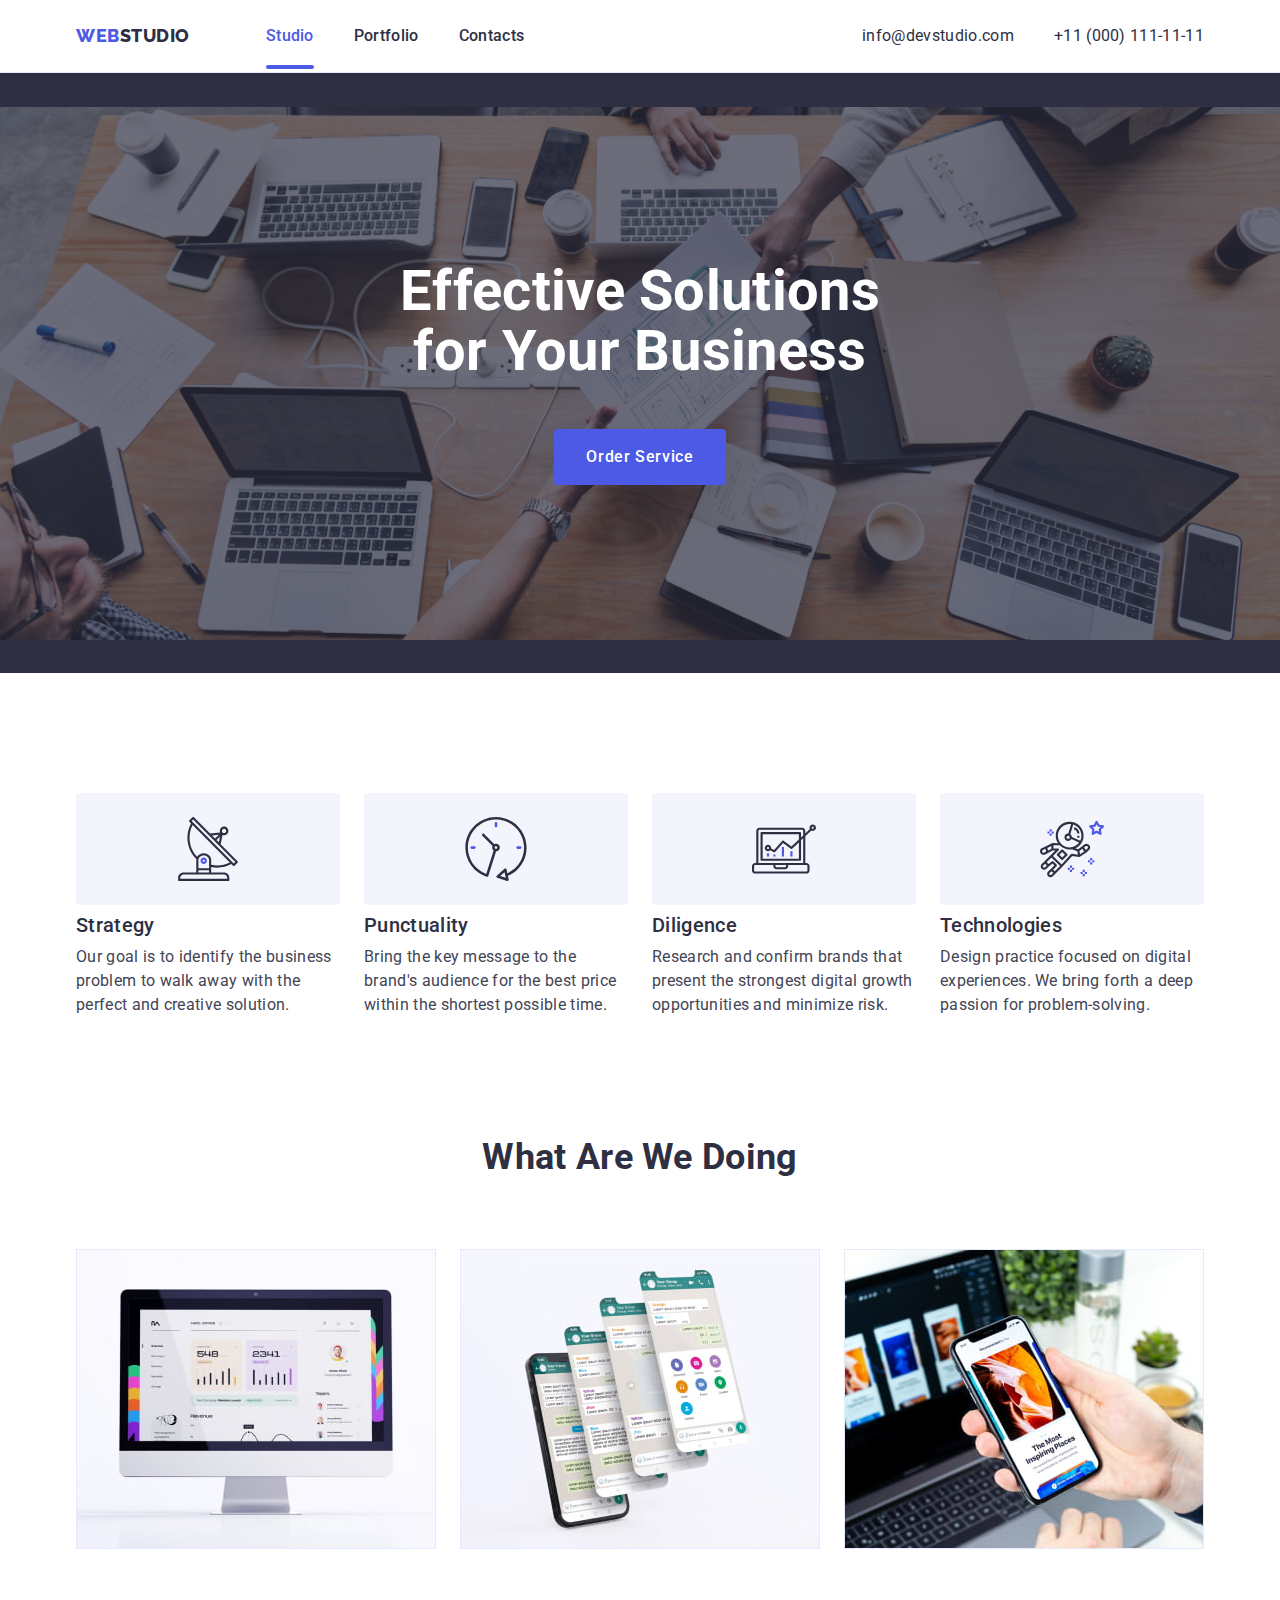
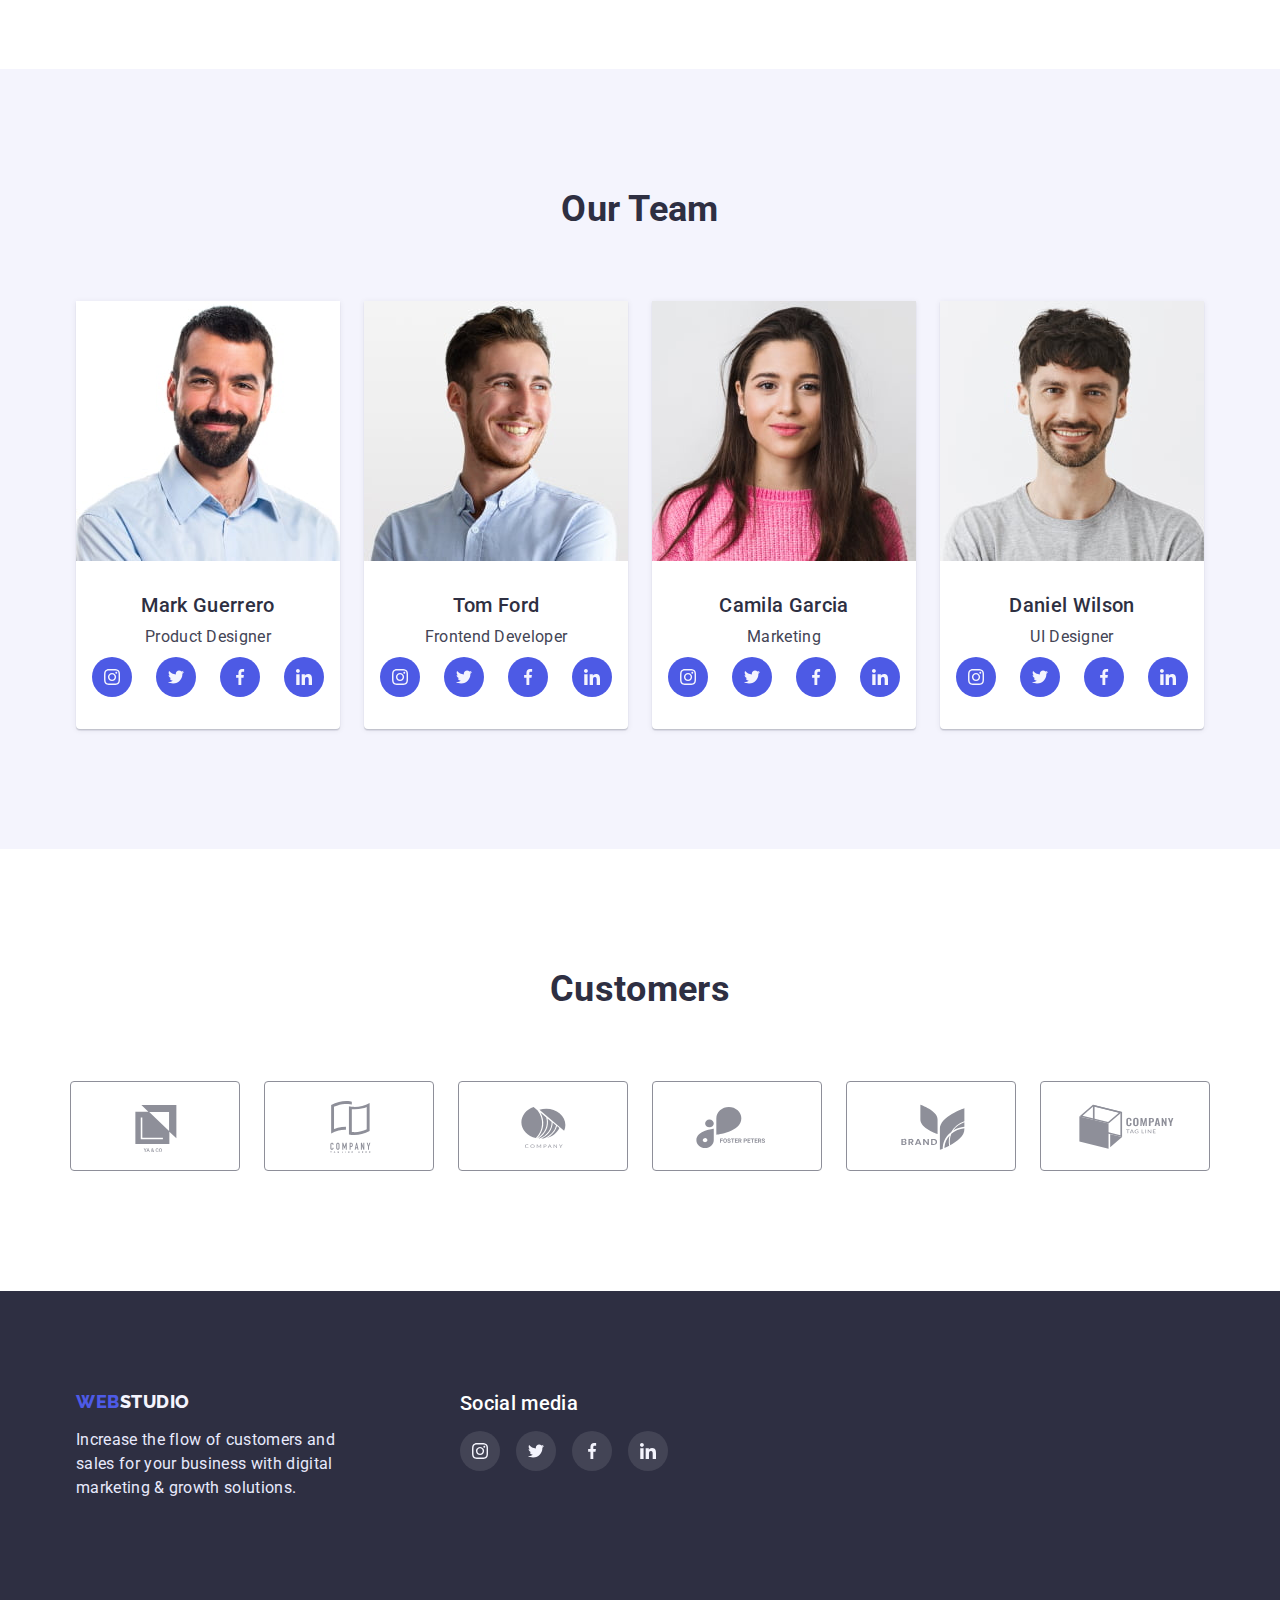
<file: index.html>
<!DOCTYPE html>
<html lang="en">
  <head>
    <meta charset="UTF-8" />
    <meta http-equiv="X-UA-Compatible" content="IE=edge" />
    <meta name="viewport" content="width=device-width, initial-scale=1.0" />
    <link rel="preconnect" href="https://fonts.googleapis.com" />
    <link rel="preconnect" href="https://fonts.gstatic.com" crossorigin />
    <link
      href="https://fonts.googleapis.com/css2?family=Raleway:wght@800&family=Roboto:wght@400;500;700;900&display=swap"
      rel="stylesheet"
    />
    <link
      href="
https://cdn.jsdelivr.net/npm/modern-normalize@1.1.0/modern-normalize.min.css
"
      rel="stylesheet"
    />
    <link rel="stylesheet" href="./css/style.css" />
    <title>Web Studio</title>
  </head>
  <body>
    <header class="header">
      <div class="container nav-container">
        <!--Navigation-->
        <nav class="nav">
          <a class="nav-logo link" href="./index.html"
            ><span class="span-logo">Web</span>Studio</a
          >
          <ul class="nav-list list">
            <li class="nav-item">
              <a class="nav-link link is-active" href="index.html">Studio</a>
            </li>
            <li class="nav-item">
              <a class="nav-link link" href="portfolio.html">Portfolio</a>
            </li>
            <li class="nav-item">
              <a class="nav-link link" href="#">Contacts</a>
            </li>
          </ul>
        </nav>
        <address class="address">
          <ul class="address-list list">
            <li class="address-item">
              <a class="address-link link" href="mailto:info@devstudio.com"
                >info@devstudio.com</a
              >
            </li>
            <li class="address-item">
              <a class="address-link link" href="tel:+11(000)111-11-11"
                >+11 (000) 111-11-11</a
              >
            </li>
          </ul>
        </address>
      </div>
    </header>
    <!--Main Section-->

    <main>
      <!--Section Hero-->
      <section class="section-hero section">
        <div class="container hero-container">
          <h1 class="hero-title">Effective Solutions for Your Business</h1>
          <button class="btn-order btn" data-modal-open type="button">
            Order Service
          </button>
        </div>
      </section>
      <!--Section Our Features-->
      <section class="section-features section">
        <div class="features-container container">
          <h2 class="features-title hidden">Our features</h2>
          <ul class="features-list list">
            <li class="features-item">
              <div class="features-desc-icon">
                <svg class="features-icon" width="64" height="64">
                  <use href="./images/icons.svg#antenna"></use>
                </svg>
              </div>
              <h3 class="features-subtitle subtitle">Strategy</h3>
              <p class="features-desc desc">
                Our goal is to identify the business problem to walk away with
                the perfect and creative solution.
              </p>
            </li>
            <li class="features-item">
              <div class="features-desc-icon">
                <svg class="features-icon" width="64" height="64">
                  <use href="./images/icons.svg#clock"></use>
                </svg>
              </div>
              <h3 class="features-subtitle subtitle">Punctuality</h3>
              <p class="features-desc desc">
                Bring the key message to the brand's audience for the best price
                within the shortest possible time.
              </p>
            </li>
            <li class="features-item">
              <div class="features-desc-icon">
                <svg class="features-icon" width="64" height="64">
                  <use href="./images/icons.svg#diagram"></use>
                </svg>
              </div>
              <h3 class="features-subtitle subtitle">Diligence</h3>
              <p class="features-desc desc">
                Research and confirm brands that present the strongest digital
                growth opportunities and minimize risk.
              </p>
            </li>
            <li class="features-item">
              <div class="features-desc-icon">
                <svg class="features-icon" width="64" height="64">
                  <use href="./images/icons.svg#astronaut"></use>
                </svg>
              </div>
              <h3 class="features-subtitle subtitle">Technologies</h3>
              <p class="features-desc desc">
                Design practice focused on digital experiences. We bring forth a
                deep passion for problem-solving.
              </p>
            </li>
          </ul>
        </div>
      </section>
      <!--Section What we are doing-->
      <section class="section-we-are section">
        <div class="container-we-are container">
          <h2 class="we-are-title title">What are we doing</h2>
          <ul class="we-are-list list">
            <li class="we-are-item">
              <img
                class="we-are-image"
                src="./images/what_we_do/display.jpg"
                alt="Monitor with images"
                width="360"
                height="300"
              />
            </li>
            <li class="we-are-item">
              <img
                class="we-are-image"
                src="./images/what_we_do/phone.jpg"
                alt="Phone screen"
                width="360"
                height="300"
              />
            </li>
            <li class="we-are-item">
              <img
                class="we-are-image"
                src="./images/what_we_do/notebook.jpg"
                alt="Hand with phone near notebook"
                width="360"
                height="300"
              />
            </li>
          </ul>
        </div>
      </section>
      <!--Section Our Team-->
      <section class="section-team section">
        <div class="team-container container">
          <h2 class="team-title title">Our team</h2>
          <ul class="team-list list">
            <li class="team-item">
              <img
                class="team-image"
                src="./images/team/mark.jpg"
                alt="Mark's Photo"
                width="264"
                height="260"
              />
              <div class="card-container">
                <h3 class="team-subtitle subtitle">Mark Guerrero</h3>
                <p class="team-desc desc">Product Designer</p>
                <ul class="team-social-list list">
                  <li class="team-social-item">
                    <a
                      class="team-social-link link"
                      href="https://instagram.com"
                      rel="noopener noreferrer"
                      aria-label=""
                    >
                      <svg class="team-social-icon" width="16" height="16">
                        <use href="./images/icons.svg#icon-instagram"></use>
                      </svg>
                    </a>
                  </li>
                  <li class="team-social-item">
                    <a
                      class="team-social-link link"
                      href="https://twitter.com"
                      rel="noopener noreferrer"
                      aria-label=""
                    >
                      <svg class="team-social-icon" width="16" height="16">
                        <use href="./images/icons.svg#icon-twitter"></use>
                      </svg>
                    </a>
                  </li>
                  <li class="team-social-item">
                    <a
                      class="team-social-link link"
                      href="https://facebook.com"
                      rel="noopener noreferrer"
                      aria-label=""
                    >
                      <svg class="team-social-icon" width="16" height="16">
                        <use href="./images/icons.svg#icon-facebook"></use>
                      </svg>
                    </a>
                  </li>
                  <li class="team-social-item">
                    <a
                      class="team-social-link link"
                      href="https://linkedin.com"
                      rel="noopener noreferrer"
                      aria-label=""
                    >
                      <svg class="team-social-icon" width="16" height="16">
                        <use href="./images/icons.svg#icon-linkedin"></use>
                      </svg>
                    </a>
                  </li>
                </ul>
              </div>
            </li>
            <li class="team-item">
              <img
                class="team-image"
                src="./images/team/tom.jpg"
                alt="Tom's Photo"
                width="264"
                height="260"
              />
              <div class="card-container">
                <h3 class="team-subtitle subtitle">Tom Ford</h3>
                <p class="team-desc desc">Frontend Developer</p>
                <ul class="team-social-list list">
                  <li class="team-social-item">
                    <a
                      class="team-social-link link"
                      href="https://instagram.com"
                      rel="noopener noreferrer"
                      aria-label=""
                    >
                      <svg class="team-social-icon" width="16" height="16">
                        <use href="./images/icons.svg#icon-instagram"></use>
                      </svg>
                    </a>
                  </li>
                  <li class="team-social-item">
                    <a
                      class="team-social-link link"
                      href="https://twitter.com"
                      rel="noopener noreferrer"
                      aria-label=""
                    >
                      <svg class="team-social-icon" width="16" height="16">
                        <use href="./images/icons.svg#icon-twitter"></use>
                      </svg>
                    </a>
                  </li>
                  <li class="team-social-item">
                    <a
                      class="team-social-link link"
                      href="https://facebook.com"
                      rel="noopener noreferrer"
                      aria-label=""
                    >
                      <svg class="team-social-icon" width="16" height="16">
                        <use href="./images/icons.svg#icon-facebook"></use>
                      </svg>
                    </a>
                  </li>
                  <li class="team-social-item">
                    <a
                      class="team-social-link link"
                      href="https://linkedin.com"
                      rel="noopener noreferrer"
                      aria-label=""
                    >
                      <svg class="team-social-icon" width="16" height="16">
                        <use href="./images/icons.svg#icon-linkedin"></use>
                      </svg>
                    </a>
                  </li>
                </ul>
              </div>
            </li>
            <li class="team-item">
              <img
                class="team-image"
                src="./images/team/camila.jpg"
                alt="Camila's Photo"
                width="264"
                height="260"
              />
              <div class="card-container">
                <h3 class="team-subtitle subtitle">Camila Garcia</h3>
                <p class="team-desc desc">Marketing</p>
                <ul class="team-social-list list">
                  <li class="team-social-item">
                    <a
                      class="team-social-link link"
                      href="https://instagram.com"
                      rel="noopener noreferrer"
                      aria-label=""
                    >
                      <svg class="team-social-icon" width="16" height="16">
                        <use href="./images/icons.svg#icon-instagram"></use>
                      </svg>
                    </a>
                  </li>
                  <li class="team-social-item">
                    <a
                      class="team-social-link link"
                      href="https://twitter.com"
                      rel="noopener noreferrer"
                      aria-label=""
                    >
                      <svg class="team-social-icon" width="16" height="16">
                        <use href="./images/icons.svg#icon-twitter"></use>
                      </svg>
                    </a>
                  </li>
                  <li class="team-social-item">
                    <a
                      class="team-social-link link"
                      href="https://facebook.com"
                      rel="noopener noreferrer"
                      aria-label=""
                    >
                      <svg class="team-social-icon" width="16" height="16">
                        <use href="./images/icons.svg#icon-facebook"></use>
                      </svg>
                    </a>
                  </li>
                  <li class="team-social-item">
                    <a
                      class="team-social-link link"
                      href="https://linkedin.com"
                      rel="noopener noreferrer"
                      aria-label=""
                    >
                      <svg class="team-social-icon" width="16" height="16">
                        <use href="./images/icons.svg#icon-linkedin"></use>
                      </svg>
                    </a>
                  </li>
                </ul>
              </div>
            </li>
            <li class="team-item">
              <img
                class="team-image"
                src="./images/team/daniel.jpg"
                alt="Daniel's Photo"
                width="264"
                height="260"
              />
              <div class="card-container">
                <h3 class="team-subtitle subtitle">Daniel Wilson</h3>
                <p class="team-desc desc">UI Designer</p>
                <ul class="team-social-list list">
                  <li class="team-social-item">
                    <a
                      class="team-social-link link"
                      href="https://instagram.com"
                      rel="noopener noreferrer"
                      aria-label=""
                    >
                      <svg class="team-social-icon" width="16" height="16">
                        <use href="./images/icons.svg#icon-instagram"></use>
                      </svg>
                    </a>
                  </li>
                  <li class="team-social-item">
                    <a
                      class="team-social-link link"
                      href="https://twitter.com"
                      rel="noopener noreferrer"
                      aria-label=""
                    >
                      <svg class="team-social-icon" width="16" height="16">
                        <use href="./images/icons.svg#icon-twitter"></use>
                      </svg>
                    </a>
                  </li>
                  <li class="team-social-item">
                    <a
                      class="team-social-link link"
                      href="https://facebook.com"
                      rel="noopener noreferrer"
                      aria-label=""
                    >
                      <svg class="team-social-icon" width="16" height="16">
                        <use href="./images/icons.svg#icon-facebook"></use>
                      </svg>
                    </a>
                  </li>
                  <li class="team-social-item">
                    <a
                      class="team-social-link link"
                      href="https://linkedin.com"
                      rel="noopener noreferrer"
                      aria-label=""
                    >
                      <svg class="team-social-icon" width="16" height="16">
                        <use href="./images/icons.svg#icon-linkedin"></use>
                      </svg>
                    </a>
                  </li>
                </ul>
              </div>
            </li>
          </ul>
        </div>
      </section>
      <!--Section Customers-->
      <section class="section-customers section">
        <div class="customers-container container">
          <h2 class="customers-title title">Customers</h2>
          <ul class="customers-list list">
            <li class="customers-item">
              <a class="customer-logo-link link" href="#"
                ><svg class="customer-logo" width="104" height="56">
                  <use href="./images/icons.svg#icon-Logo1"></use>
                </svg>
              </a>
            </li>
            <li class="customers-item">
              <a class="customer-logo-link link" href="#"
                ><svg class="customer-logo" width="104" height="56">
                  <use href="./images/icons.svg#icon-Logo2"></use>
                </svg>
              </a>
            </li>
            <li class="customers-item">
              <a class="customer-logo-link link" href="#"
                ><svg class="customer-logo" width="104" height="56">
                  <use href="./images/icons.svg#icon-Logo3"></use>
                </svg>
              </a>
            </li>
            <li class="customers-item">
              <a class="customer-logo-link link" href="#"
                ><svg class="customer-logo" width="104" height="56">
                  <use href="./images/icons.svg#icon-Logo4"></use>
                </svg>
              </a>
            </li>
            <li class="customers-item">
              <a class="customer-logo-link link" href="#"
                ><svg class="customer-logo" width="104" height="56">
                  <use href="./images/icons.svg#icon-Logo5"></use>
                </svg>
              </a>
            </li>
            <li class="customers-item">
              <a class="customer-logo-link link" href="#"
                ><svg class="customer-logo" width="104" height="56">
                  <use href="./images/icons.svg#icon-Logo6"></use>
                </svg>
              </a>
            </li>
          </ul>
        </div>
      </section>
    </main>
    <footer class="footer">
      <div class="footer-container container">
        <div class="footer-left-side">
          <a class="footer-nav-logo link" href="./index.html">
            <span class="span-logo">Web</span>Studio
          </a>
          <p class="footer-desc desc">
            Increase the flow of customers and sales for your business with
            digital marketing & growth solutions.
          </p>
        </div>
        <div class="footer-right-side">
          <p class="footer-social-desc subtitle">Social media</p>
          <ul class="footer-social-list list">
            <li class="footer-social-item">
              <a
                class="footer-social-link link"
                href="https://instagram.com"
                rel="noopener noreferrer"
                aria-label=""
              >
                <svg class="footer-social-icon" width="16" height="16">
                  <use href="./images/icons.svg#icon-instagram"></use>
                </svg>
              </a>
            </li>
            <li class="footer-social-item">
              <a
                class="footer-social-link link"
                href="https://twitter.com"
                rel="noopener noreferrer"
                aria-label=""
              >
                <svg class="footer-social-icon" width="16" height="16">
                  <use href="./images/icons.svg#icon-twitter"></use>
                </svg>
              </a>
            </li>
            <li class="footer-social-item">
              <a
                class="footer-social-link link"
                href="https://facebook.com"
                rel="noopener noreferrer"
                aria-label=""
              >
                <svg class="footer-social-icon" width="16" height="16">
                  <use href="./images/icons.svg#icon-facebook"></use>
                </svg>
              </a>
            </li>
            <li class="footer-social-item">
              <a
                class="footer-social-link link"
                href="https://linkedin.com"
                rel="noopener noreferrer"
                aria-label=""
              >
                <svg class="footer-social-icon" width="16" height="16">
                  <use href="./images/icons.svg#icon-linkedin"></use>
                </svg>
              </a>
            </li>
          </ul>
        </div>
      </div>
    </footer>
    <!-- modal window -->

    <div class="modal-overlay is-hidden" data-modal>
      <div class="modal">
        <button class="modal-btn" type="button">
          <svg class="modal-close" data-modal-close width="8" height="8">
            <use href="./images/icons.svg#close"></use>
          </svg>
        </button>
      </div>
    </div>
    <!-- modal script -->
    <script src="./js/modal.js"></script>
  </body>
</html>
</file>
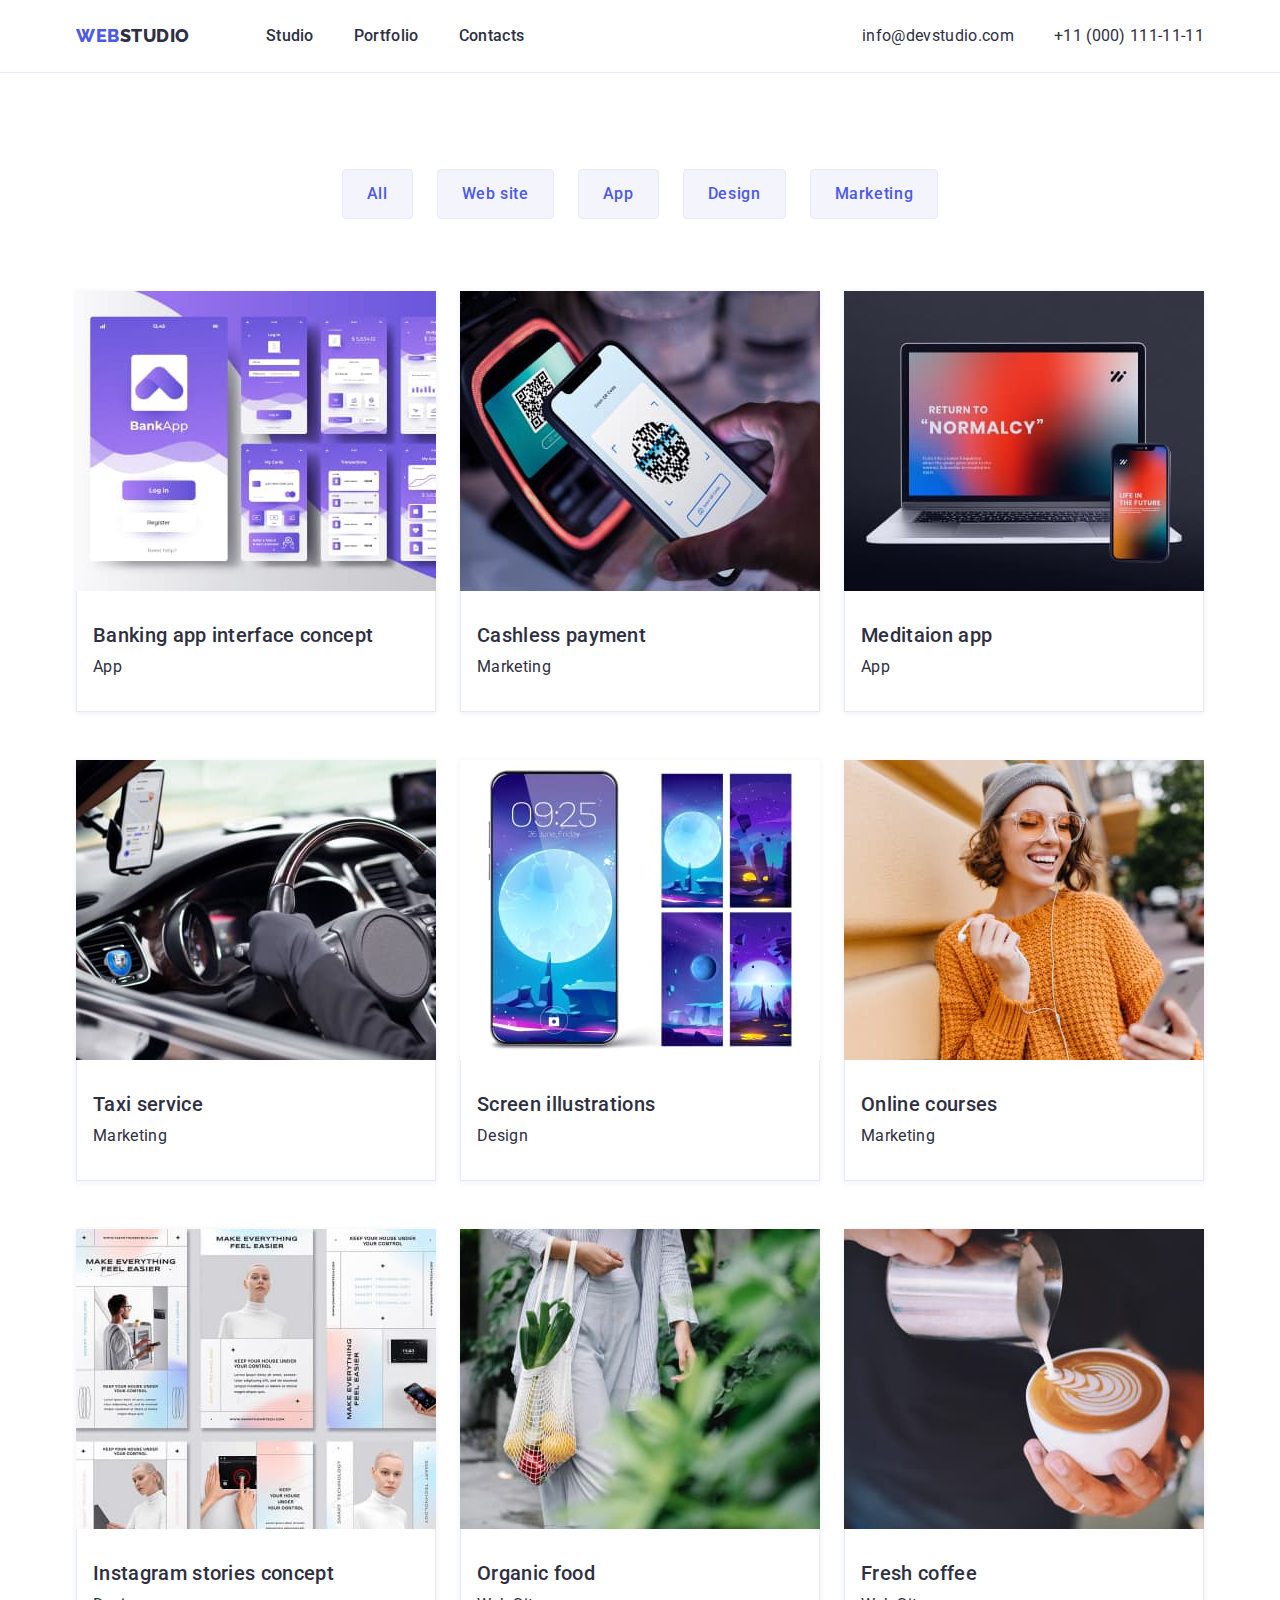
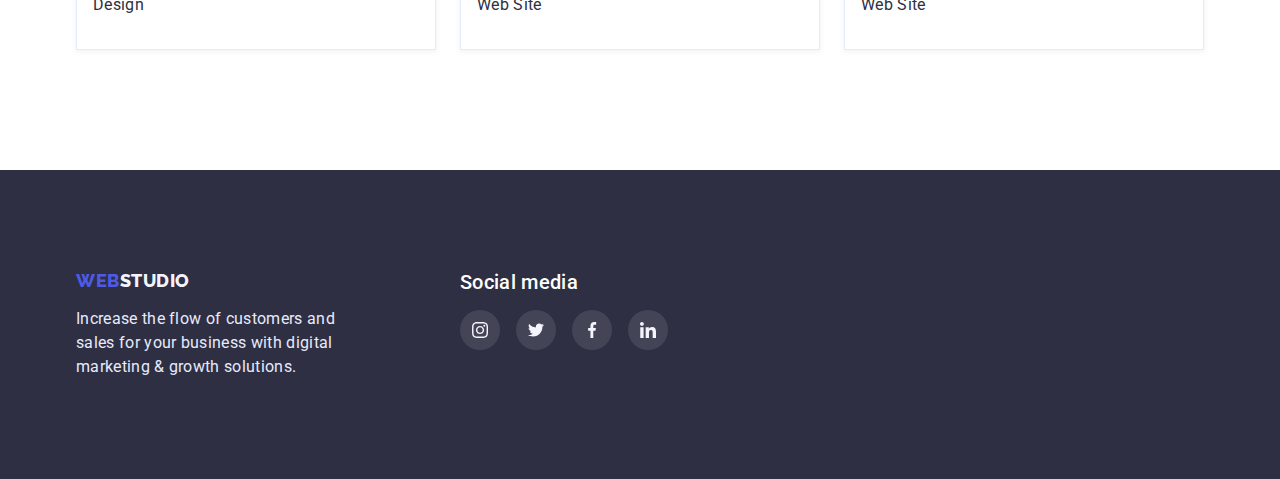
<file: portfolio.html>
<!DOCTYPE html>
<html lang="en">
  <head>
    <meta charset="UTF-8" />
    <meta http-equiv="X-UA-Compatible" content="IE=edge" />
    <meta name="viewport" content="width=device-width, initial-scale=1.0" />
    <link rel="preconnect" href="https://fonts.googleapis.com" />
    <link rel="preconnect" href="https://fonts.gstatic.com" crossorigin />
    <link
      href="https://fonts.googleapis.com/css2?family=Raleway:wght@800&family=Roboto:wght@400;500;700;900&display=swap"
      rel="stylesheet"
    />
    <link
      href="
https://cdn.jsdelivr.net/npm/modern-normalize@1.1.0/modern-normalize.min.css
"
      rel="stylesheet"
    />
    <link rel="stylesheet" href="./css/style.css" />
    <title>Web Studio Portfolio</title>
  </head>
  <body>
    <header class="header">
      <div class="container nav-container">
        <!--Navigation-->
        <nav class="nav">
          <a class="nav-logo link" href="./index.html"
            ><span class="span-logo">Web</span>Studio</a
          >
          <ul class="nav-list list">
            <li class="nav-item">
              <a class="nav-link link" href="index.html">Studio</a>
            </li>
            <li class="nav-item">
              <a class="nav-link link" href="portfolio.html">Portfolio</a>
            </li>
            <li class="nav-item">
              <a class="nav-link link" href="#">Contacts</a>
            </li>
          </ul>
        </nav>
        <address class="address">
          <ul class="address-list list">
            <li class="address-item">
              <a class="address-link link" href="mailto:info@devstudio.com"
                >info@devstudio.com</a
              >
            </li>
            <li class="address-item">
              <a class="address-link link" href="tel:+11(000)111-11-11"
                >+11 (000) 111-11-11</a
              >
            </li>
          </ul>
        </address>
      </div>
    </header>
    <!--Main Section-->
    <main>
      <section class="section-projects section">
        <div class="projects-container container">
          <h1 class="portfolio-main-title hidden">Portfolio works</h1>
          <ul class="filter-list list">
            <li class="filter-item">
              <button class="filter-btn btn" type="button">All</button>
            </li>
            <li class="filter-item">
              <button class="filter-btn btn" type="button">Web site</button>
            </li>
            <li class="filter-item">
              <button class="filter-btn btn" type="button">App</button>
            </li>
            <li class="filter-item">
              <button class="filter-btn btn" type="button">Design</button>
            </li>
            <li class="filter-item">
              <button class="filter-btn btn" type="button">Marketing</button>
            </li>
          </ul>
          <!--  Projects section-->
          <ul class="project-list list">
            <li class="project-item">
              <a class="project-link link" href="#">
                <img
                  class="project-image"
                  src="./images/portfolio/banking_app_interface_concept.jpg"
                  alt="Application interface"
                  width="360"
                  height="300"
                />
                <div class="container-project-desc">
                  <h2 class="project-subtitle subtitle">
                    Banking app interface concept
                  </h2>
                  <p class="project-desc desc">App</p>
                </div>
              </a>
            </li>
            <li class="project-item">
              <a class="project-link link" href="#">
                <img
                  class="project-image"
                  src="./images/portfolio/cashless_payment.jpg"
                  alt="Cashless payment with phone"
                  width="360"
                  height="300"
                />
                <div class="container-project-desc">
                  <h2 class="project-subtitle subtitle">Cashless payment</h2>
                  <p class="project-desc desc">Marketing</p>
                </div></a
              >
            </li>
            <li class="project-item">
              <a class="project-link link" href="#">
                <img
                  class="project-image"
                  src="./images/portfolio/mediation_app.jpg"
                  alt="Notebook and phone with mediation application"
                  width="360"
                  height="300"
                />
                <div class="container-project-desc">
                  <h2 class="project-subtitle subtitle">Meditaion app</h2>
                  <p class="project-desc desc">App</p>
                </div></a
              >
            </li>
            <li class="project-item">
              <a class="project-link link" href="#">
                <img
                  class="project-image"
                  src="./images/portfolio/taxi_service.jpg"
                  alt="Driver on car"
                  width="360"
                  height="300"
                />
                <div class="container-project-desc">
                  <h2 class="project-subtitle subtitle">Taxi service</h2>
                  <p class="project-desc desc">Marketing</p>
                </div></a
              >
            </li>
            <li class="project-item">
              <a class="project-link link" href="#">
                <img
                  class="project-image"
                  src="./images/portfolio/screen_illustration.jpg"
                  alt="Phone with screen illustraion"
                  width="360"
                  height="300"
                />
                <div class="container-project-desc">
                  <h2 class="project-subtitle subtitle">
                    Screen illustrations
                  </h2>
                  <p class="project-desc desc">Design</p>
                </div></a
              >
            </li>
            <li class="project-item">
              <a class="project-link link" href="#">
                <img
                  class="project-image"
                  src="./images/portfolio/online_courses.jpg"
                  alt="Smiling girl with phone"
                  width="360"
                  height="300"
                />
                <div class="container-project-desc">
                  <h2 class="project-subtitle subtitle">Online courses</h2>
                  <p class="project-desc desc">Marketing</p>
                </div></a
              >
            </li>
            <li class="project-item">
              <a class="project-link link" href="#">
                <img
                  class="project-image"
                  src="./images/portfolio/instagram_stories_concept.jpg"
                  alt="Instagram stories concept pages"
                  width="360"
                  height="300"
                />
                <div class="container-project-desc">
                  <h2 class="project-subtitle subtitle">
                    Instagram stories concept
                  </h2>
                  <p class="project-desc desc">Design</p>
                </div></a
              >
            </li>
            <li class="project-item">
              <a class="project-link link" href="#">
                <img
                  class="project-image"
                  src="./images/portfolio/organic_food.jpg"
                  alt="Woman carries bag with organic food"
                  width="360"
                  height="300"
                />
                <div class="container-project-desc">
                  <h2 class="project-subtitle subtitle">Organic food</h2>
                  <p class="project-desc desc">Web Site</p>
                </div></a
              >
            </li>
            <li class="project-item">
              <a class="project-link link" href="#">
                <img
                  class="project-image"
                  src="./images/portfolio/fresh_coffe.jpg"
                  alt="Cup with coffee"
                  width="360"
                  height="300"
                />
                <div class="container-project-desc">
                  <h2 class="project-subtitle subtitle">Fresh coffee</h2>
                  <p class="project-desc desc">Web Site</p>
                </div></a
              >
            </li>
          </ul>
        </div>
      </section>
    </main>
    <!-- Footer -->
    <footer class="footer">
      <div class="footer-container container">
        <div class="footer-left-side">
          <a class="footer-nav-logo link" href="./index.html">
            <span class="span-logo">Web</span>Studio
          </a>
          <p class="footer-desc desc">
            Increase the flow of customers and sales for your business with
            digital marketing & growth solutions.
          </p>
        </div>
        <div class="footer-right-side">
          <p class="footer-social-desc subtitle">Social media</p>
          <ul class="footer-social-list list">
            <li class="footer-social-item">
              <a
                class="footer-social-link link"
                href="https://instagram.com"
                rel="noopener noreferrer"
                aria-label=""
              >
                <svg class="footer-social-icon" width="16" height="16">
                  <use href="./images/icons.svg#icon-instagram"></use>
                </svg>
              </a>
            </li>
            <li class="footer-social-item">
              <a
                class="footer-social-link link"
                href="https://twitter.com"
                rel="noopener noreferrer"
                aria-label=""
              >
                <svg class="footer-social-icon" width="16" height="16">
                  <use href="./images/icons.svg#icon-twitter"></use>
                </svg>
              </a>
            </li>
            <li class="footer-social-item">
              <a
                class="footer-social-link link"
                href="https://facebook.com"
                rel="noopener noreferrer"
                aria-label=""
              >
                <svg class="footer-social-icon" width="16" height="16">
                  <use href="./images/icons.svg#icon-facebook"></use>
                </svg>
              </a>
            </li>
            <li class="footer-social-item">
              <a
                class="footer-social-link link"
                href="https://linkedin.com"
                rel="noopener noreferrer"
                aria-label=""
              >
                <svg class="footer-social-icon" width="16" height="16">
                  <use href="./images/icons.svg#icon-linkedin"></use>
                </svg>
              </a>
            </li>
          </ul>
        </div>
      </div>
    </footer>
  </body>
</html>
</file>
<file: css/style.css>
/* css variable */
:root {
  --main-link-color: #4d5ae5;
  --presed-link-color: #404bbf;
  --dark-theme-color: #2e2f42;
  --light-theme-color: #f4f4fd;
  --success-action-color: #31d0aa;
  --main-txt-color: #434455;
  --sub-txt-color: #8e8f99;
  --accent-color: #e7e9fc;
  --modal-color: #2e2f42;
  --hero-bg-color: #2e2f42;
  --hero-txt-color: #fff;
  --customers-logo-color: #afb1b8;
  --modal-bg-color: #fcfcfc;
}
/* common style */

body {
  font-family: "Roboto", sans-serif;
  color: var(--main-txt-color);
  letter-spacing: 0.02em;
}
.list {
  list-style-type: none;
}

h1,
h2,
h3,
h4,
h5,
h6,
p,
ul {
  margin: 0;
  padding: 0;
}
img {
  display: block;
  max-width: 100%;
  height: auto;
}
.container {
  width: 1158px;
  padding: 0 15px;
  margin: 0 auto;
}

.title {
  font-size: 36px;
  line-height: calc(40 / 36);
  text-align: center;
  color: var(--dark-theme-color);
}
.subtitle {
  font-weight: 500;
  font-size: 20px;
  line-height: calc(24 / 20);
  color: var(--dark-theme-color);
}
.desc {
  font-size: 16px;
  line-height: calc(24 / 16);
}
.link {
  text-decoration: none;
  font-size: 16px;
  line-height: calc(24 / 16);
  letter-spacing: 0.02em;
  color: var(--dark-theme-color);
}
.link:hover,
.link:focus {
  color: var(--presed-link-color);
}
.btn {
  font-family: inherit;
  font-weight: 500;
  font-size: 16px;
  line-height: calc(24 / 16);
  letter-spacing: 0.04em;
  color: var(--hero-txt-color);
  background-color: var(--main-link-color);

  transition-property: background-color;
  transition-duration: 250ms;
  transition-timing-function: cubic-bezier(0.4, 0, 0.2, 1);
}
.btn:hover,
.btn:focus {
  cursor: pointer;
  background-color: var(--presed-link-color);
}
.hidden {
  position: absolute;
  width: 1px;
  height: 1px;
  margin: -1px;
  border: 0;
  padding: 0;

  white-space: nowrap;
  clip-path: inset(100%);
  clip: rect(0 0 0 0);
  overflow: hidden;
}
.filter-btn {
  background-color: var(--light-theme-color);
  color: var(--main-link-color);

  padding: 12px 24px;
  border: 1px solid var(--accent-color);
  border-radius: 4px;

  transition-property: background-color, color, border-color, box-shadow;
  transition-duration: 250ms;
  transition-timing-function: cubic-bezier(0.4, 0, 0.2, 1);
}

.filter-btn:hover,
.filter-btn:focus {
  background-color: var(--presed-link-color);
  color: var(--hero-txt-color);
  border-color: var(--presed-link-color);
  box-shadow: 0px 3px 1px rgba(0, 0, 0, 0.1), 0px 2px 1px rgba(0, 0, 0, 0.08),
    0px 2px 2px rgba(0, 0, 0, 0.12);
}
/* header style*/
.header {
  border-bottom: 1px solid #e7e9fc;
}

.nav {
  display: flex;
  align-items: center;
  margin-right: auto;
}

.nav-container {
  display: flex;
  align-items: center;
}

.nav-logo {
  padding: 24px 0;
  font-family: "Raleway", sans-serif;
  font-weight: 800;
  font-size: 18px;
  line-height: calc(24 / 18);
  letter-spacing: 0.03em;
  text-transform: uppercase;
  margin-right: 76px;
}
.nav-logo:hover {
  color: var(--dark-theme-color);
}
.span-logo {
  color: var(--main-link-color);
}
.nav-list {
  display: flex;
}

.nav-item {
}

.nav-item:not(:last-child) {
  margin-right: 40px;
}

.nav-link {
  position: relative;
  font-weight: 500;
  padding: 24px 0px;

  transition-property: color;
  transition-duration: 250ms;
  transition-timing-function: cubic-bezier(0.4, 0, 0.2, 1);
}

.nav-link.is-active {
  color: var(--main-link-color);
}

.is-active::after {
  position: absolute;
  bottom: 0;
  left: 0;
  display: block;
  content: "";
  width: 100%;
  height: 4px;
  border-radius: 2px;
  background-color: var(--main-link-color);
}

.address {
  font-style: normal;
}

.address-list {
  display: flex;
}

.address-item {
}

.address-item:not(:last-child) {
  margin-right: 40px;
}
.address-link {
  padding: 24px 0px;
  transition-property: color;
  transition-duration: 250ms;
  transition-timing-function: cubic-bezier(0.4, 0, 0.2, 1);
}

.section {
  padding: 120px 0;
  max-width: 1440px;
  margin-right: auto;
  margin-left: auto;
}

/* main style */
.section-hero {
  background-color: var(--hero-bg-color);
  background-image: linear-gradient(
      rgba(46, 47, 66, 0.7),
      rgba(46, 47, 66, 0.7)
    ),
    url("../images/hero/people-office.jpg");
  background-position: center;
  background-repeat: no-repeat;
  background-size: contain;

  padding-top: 188px;
  padding-bottom: 188px;
}

.hero-container {
}
.hero-title {
  width: 494px;
  margin-left: auto;
  /* margin-top: 188px; */
  margin-bottom: 48px;
  margin-right: auto;
  font-size: 56px;
  line-height: calc(60 / 56);
  color: var(--hero-txt-color);
  text-align: center;
}

.btn-order {
  display: block;
  padding: 16px 32px;
  margin: 0 auto;
  border: transparent;
  border-radius: 4px;
}
.features-container {
  --items: 4;
  --row-indent: 24px;
}

.section-features {
  padding-bottom: 0;
}

.features-title {
}

.features-list {
  display: flex;
}

.features-desc-icon {
  display: flex;
  justify-content: center;
  align-items: center;
  height: 112px;
  background-color: var(--light-theme-color);
  border-radius: 4px;
  margin-bottom: 8px;
}

.features-icon {
}

.features-item:not(:last-child) {
  margin-right: 24px;
}

.features-item {
  flex-basis: calc((100% - var(--row-indent) * 3) / var(--items));
}

.features-subtitle {
  margin-bottom: 8px;
}

.features-desc {
}

.section-we-are {
}

.container-we-are {
}
.we-are-title {
  text-transform: capitalize;
  margin-bottom: 72px;
}

.we-are-list {
  display: flex;
}

.we-are-item:not(:last-child) {
  margin-right: 24px;
}

.we-are-image {
}

.section-team {
  --items: 4;
  --row-indent: 24px;
  background-color: var(--light-theme-color);
}
.team-container {
}
.team-title {
  text-transform: capitalize;
  margin-bottom: 72px;
}

.team-list {
  display: flex;
}

.team-item:not(:last-child) {
  margin-right: 24px;
}

.team-item {
  flex-basis: calc((100% - var(--row-indent) * 3) / var(--items));
  background: var(--hero-txt-color);
  box-shadow: 0px 1px 6px rgba(46, 47, 66, 0.08),
    0px 1px 1px rgba(46, 47, 66, 0.16), 0px 2px 1px rgba(46, 47, 66, 0.08);
  border-radius: 0px 0px 4px 4px;
}
.team-image {
}

.team-subtitle {
  text-align: center;
  margin-bottom: 8px;
}

.team-desc {
  text-align: center;
  margin-bottom: 8px;
}
.card-container {
  padding: 32px 0;
}

.team-social-list {
  display: flex;
  gap: 24px;
  justify-content: center;
  align-items: center;
}
.team-social-link {
  display: flex;
  justify-content: center;
  align-items: center;
  width: 40px;
  height: 40px;
  background-color: var(--main-link-color);
  border-radius: 50%;
  padding: 12px;
  transition-property: background-color;
  transition-duration: 250ms;
  transition-timing-function: cubic-bezier(0.4, 0, 0.2, 1);
}

.team-social-link:hover,
.team-social-link:focus {
  background-color: var(--presed-link-color);
}
.team-social-item {
}
.team-social-icon {
  fill: var(--light-theme-color);
}

.customers-title {
  margin-bottom: 72px;
}
.customers-list {
  display: flex;
  justify-content: center;
  align-items: center;
  gap: 24px;
}
.customer-logo {
  fill: var(--sub-txt-color);
  transition-property: fill;
  transition-duration: 250ms;
  transition-timing-function: cubic-bezier(0.4, 0, 0.2, 1);
}

.customer-logo-link {
  display: flex;
  justify-content: center;
  align-items: center;
  padding: 16px 32px;
  border: 1px solid var(--sub-txt-color);
  border-radius: 4px;
  transition-property: border-color;
  transition-duration: 250ms;
  transition-timing-function: cubic-bezier(0.4, 0, 0.2, 1);
}

.customer-logo-link:hover .customer-logo,
.customer-logo-link:focus .customer-logo,
.customer-logo-link:hover,
.customer-logo-link:focus {
  fill: var(--presed-link-color);
  border-color: var(--presed-link-color);
}

.customer-logo {
  transition-property: fill;
  transition-duration: 250ms;
  transition-timing-function: cubic-bezier(0.4, 0, 0.2, 1);
}

/* modal style */

.modal-overlay {
  position: fixed;
  top: 0;
  left: 0;
  width: 100%;
  height: 100%;
  background-color: rgba(46, 47, 66, 0.4);
  transition: opacity 1000ms, visibility 1000ms;
}

.modal-overlay.is-hidden {
  visibility: hidden;
  pointer-events: none;
  opacity: 0;
  transition-delay: 500ms;
}
/* @keyframes modal-animate {
  0% {
    transform: scale(0.25);
    opacity: 0;
  }
  50% {
    opacity: 0.5;
  }
  100% {
    opacity: 1;
    transform: scale(1);
  }
} */
.modal {
  position: absolute;
  top: 50%;
  left: 50%;
  width: 408px;
  height: 516px;
  background-color: var(--modal-bg-color);
  transform: translate(-50%, -50%);
  border-radius: 4px;
  box-shadow: 0px 1px 1px rgba(0, 0, 0, 0.14), 0px 1px 3px rgba(0, 0, 0, 0.12),
    0px 2px 1px rgba(0, 0, 0, 0.2);
  /* animation: modal-animate 2000ms ease 500ms 1 normal both; */
  transition: transform 1000ms ease, opacity 1000ms ease;
  transition-delay: 500ms;
}

.modal-overlay.is-hidden .modal {
  transform: rotate(90deg);
  opacity: 0;
  transition-delay: 0ms;
}
.modal-btn {
  position: absolute;
  right: 24px;
  top: 24px;
  display: flex;
  justify-content: center;
  align-items: center;
  padding: 8px;
  border-radius: 50%;
  border: 1px solid rgba(0, 0, 0, 0.1);
  background-color: var(--accent-color);
  transition-property: background-color;
  transition-duration: 250ms;
  transition-timing-function: cubic-bezier(0.4, 0, 0.2, 1);
}
.modal-btn:hover,
.modal-btn:focus,
.modal-btn:hover .modal-close,
.modal-btn:focus .modal-close {
  background-color: var(--presed-link-color);
  cursor: pointer;
  fill: var(--hero-txt-color);
}

.modal-close {
  fill: #000;
  transition-property: background-color fill;
  transition-duration: 250ms;
  transition-timing-function: cubic-bezier(0.4, 0, 0.2, 1);
}
/* Projects-style */
.section-projects {
  padding-top: 96px;
}

.filter-list {
  display: flex;
  justify-content: center;
  margin-bottom: 72px;
}
.filter-item {
}

.filter-item:not(:last-child) {
  margin-right: 24px;
}

.projects-container {
  --items: 3;
  --row-indent: 24px;
  --column-indent: 48px;
}

.project-list {
  display: flex;
  flex-wrap: wrap;
  gap: var(--column-indent) var(--row-indent);
}
.project-item {
  flex-basis: calc((100% - var(--row-indent) * 2) / var(--items)-30px);
}

.project-link {
  padding: 0;

  display: flex;
  flex-direction: column;
  box-sizing: border-box;
  box-shadow: 0px 1px 6px rgba(46, 47, 66, 0.08);
  transition-property: color, box-shadow;
  transition-duration: 200ms;
  transition-timing-function: cubic-bezier(0.4, 0, 0.2, 1);
}

.project-link:hover,
.project-link:focus {
  color: currentColor;
  box-shadow: 0px 1px 6px rgba(46, 47, 66, 0.08),
    0px 1px 1px rgba(46, 47, 66, 0.16), 0px 2px 1px rgba(46, 47, 66, 0.08);
}

.project-link:hover .project-overlay,
.project-link:focus .project-overlay {
  opacity: 1;
  transform: translateY(-100%);
}

.image-overlay {
  position: relative;
  overflow: hidden;
}
.project-overlay {
  position: absolute;

  bottom: -100%;
  left: 0px;
  width: 100%;
  height: 100%;
  background-color: var(--main-link-color);
  opacity: 0;
  transition-property: opacity, transform;
  transition-duration: 250ms;
  transition-timing-function: cubic-bezier(0.4, 0, 0.2, 1);
}

.project-overlay-desc {
  padding: 40px 32px;
  color: var(--light-theme-color);
}

.project-subtitle {
  margin-bottom: 8px;
}
.container-project-desc {
  border: 1px solid #e7e9fc;
  border-top: transparent;
  padding-top: 32px;
  padding-bottom: 32px;
  padding-left: 16px;
}
/* footer style */
.footer {
  background-color: var(--dark-theme-color);
}
.footer-container {
  display: flex;
  padding-top: 100px;
  padding-bottom: 100px;
}

.footer-left-side {
  margin-right: 120px;
}
.footer-nav-logo,
.footer-nav-logo:hover,
.footer-nav-logo:focus {
  display: block;
  padding: 0;
  font-family: "Raleway", sans-serif;
  font-weight: 800;
  font-size: 18px;
  line-height: calc(21 / 18);
  letter-spacing: 0.03em;
  text-transform: uppercase;
  color: var(--light-theme-color);
  margin-bottom: 16px;
}

.footer-desc {
  color: var(--accent-color);
  width: 264px;
}

.footer-social-list {
  display: flex;
  justify-content: center;
  align-items: center;
  gap: 16px;
}
.footer-social-desc {
  color: var(--hero-txt-color);
  margin-bottom: 16px;
}
.footer-social-link {
  display: flex;
  justify-content: center;
  align-items: center;
  width: 40px;
  height: 40px;
  border-radius: 50%;
  padding: 8px;
  background-color: rgba(255, 255, 255, 0.1);
  transition-property: background-color;
  transition-duration: 250ms;
  transition-timing-function: cubic-bezier(0.4, 0, 0.2, 1);
}

.footer-social-link:hover,
.footer-social-link:focus {
  background-color: var(--success-action-color);
}

.footer-social-icon {
  fill: var(--light-theme-color);
}
</file>
